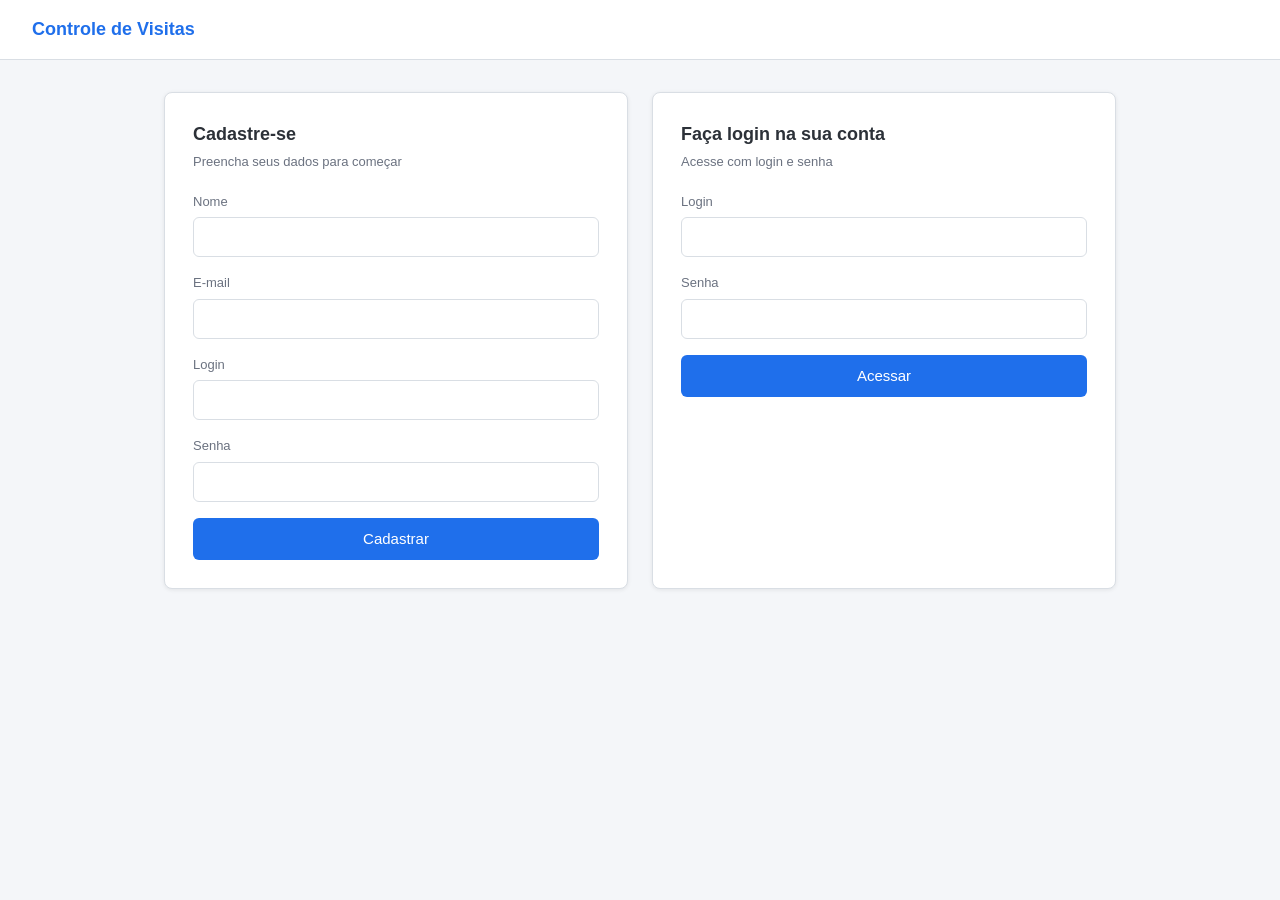
<file: src/main/resources/static/index.html>
<!DOCTYPE html>
<html lang="pt-br">
<head>
    <meta charset="UTF-8">
    <meta name="viewport" content="width=device-width, initial-scale=1.0">
    <title>Controle de Visitas - Acesso</title>
    <link rel="stylesheet" href="css/estilo.css">
</head>
<body>

    <header class="cabecalho">
        <span class="logo">Controle de Visitas</span>
        <nav></nav>
    </header>

    <main>
        <div class="grade-acesso">

            <!-- Cadastro -->
            <section class="cartao">
                <h2>Cadastre-se</h2>
                <p class="subtitulo">Preencha seus dados para começar</p>

                <div class="aviso" id="avisoCadastro"></div>

                <form id="formCadastro" novalidate>
                    <div class="campo" id="campoNome">
                        <label for="nome">Nome</label>
                        <input type="text" id="nome" name="nome">
                        <span class="mensagem-erro">Informe o nome.</span>
                    </div>

                    <div class="campo" id="campoEmail">
                        <label for="email">E-mail</label>
                        <input type="email" id="email" name="email">
                        <span class="mensagem-erro">Informe um e-mail válido.</span>
                    </div>

                    <div class="campo" id="campoLogin">
                        <label for="loginCad">Login</label>
                        <input type="text" id="loginCad" name="loginCad">
                        <span class="mensagem-erro">Informe o login.</span>
                    </div>

                    <div class="campo" id="campoSenha">
                        <label for="senhaCad">Senha</label>
                        <input type="password" id="senhaCad" name="senhaCad">
                        <span class="mensagem-erro">A senha deve ter ao menos 3 caracteres.</span>
                    </div>

                    <button type="submit" class="botao">Cadastrar</button>
                </form>
            </section>

            <!-- Login -->
            <section class="cartao">
                <h2>Faça login na sua conta</h2>
                <p class="subtitulo">Acesse com login e senha</p>

                <div class="aviso" id="avisoLogin"></div>

                <form id="formLogin" novalidate>
                    <div class="campo" id="campoLoginAcesso">
                        <label for="login">Login</label>
                        <input type="text" id="login" name="login">
                        <span class="mensagem-erro">Informe o login.</span>
                    </div>

                    <div class="campo" id="campoSenhaAcesso">
                        <label for="senha">Senha</label>
                        <input type="password" id="senha" name="senha">
                        <span class="mensagem-erro">Informe a senha.</span>
                    </div>

                    <button type="submit" class="botao">Acessar</button>
                </form>
            </section>

        </div>
    </main>

    <script src="js/acesso.js"></script>
</body>
</html>
</file>
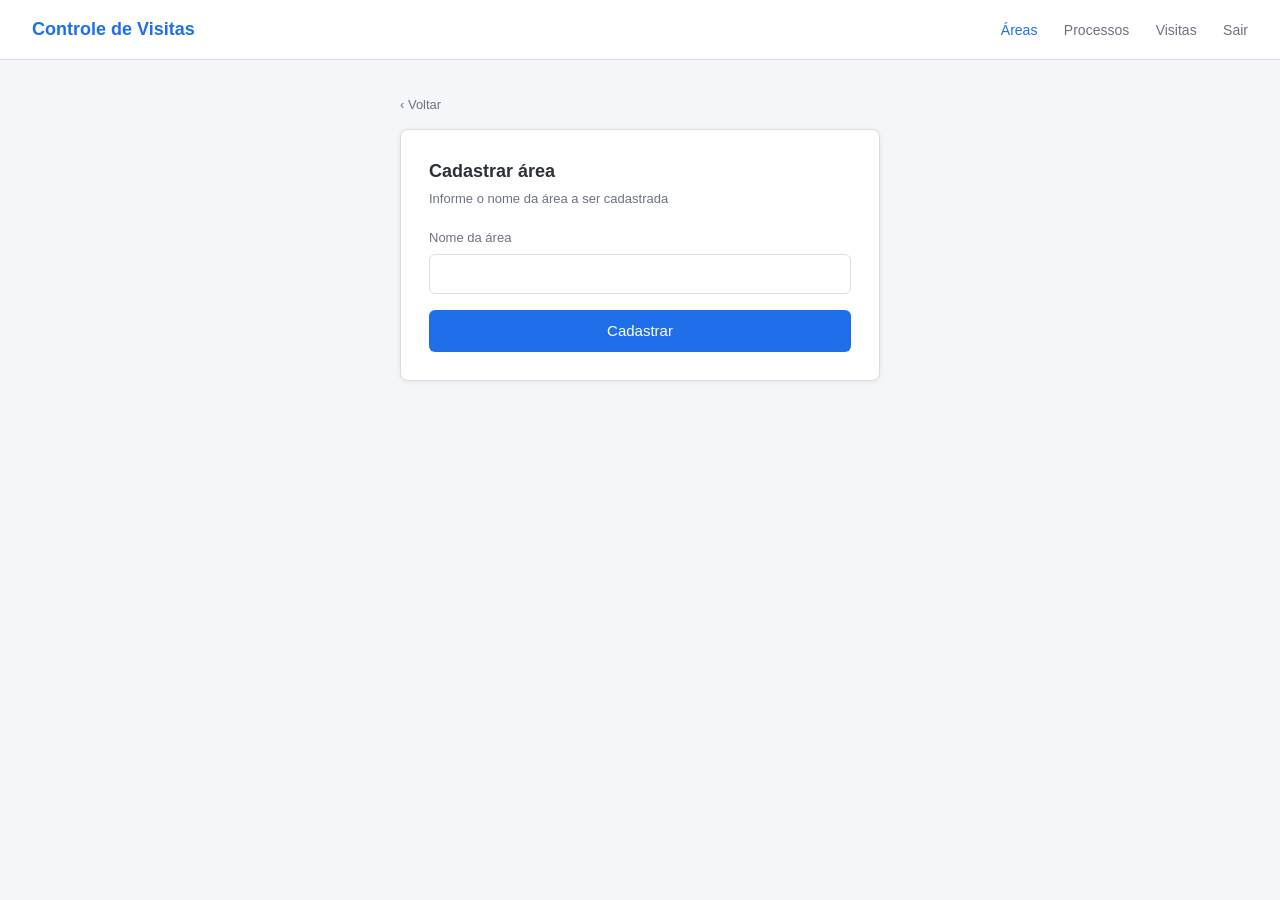
<file: src/main/resources/static/area.html>
<!DOCTYPE html>
<html lang="pt-br">
<head>
    <meta charset="UTF-8">
    <meta name="viewport" content="width=device-width, initial-scale=1.0">
    <title>Controle de Visitas - Cadastrar Área</title>
    <link rel="stylesheet" href="css/estilo.css">
</head>
<body>

    <header class="cabecalho">
        <span class="logo">Controle de Visitas</span>
        <nav>
            <a href="area.html" class="ativo">Áreas</a>
            <a href="processo.html">Processos</a>
            <a href="dashboard.html">Visitas</a>
            <a href="index.html">Sair</a>
        </nav>
    </header>

    <main>
        <div class="form-centralizado">
            <a href="dashboard.html" class="link-voltar">‹ Voltar</a>

            <div class="cartao">
                <h2>Cadastrar área</h2>
                <p class="subtitulo">Informe o nome da área a ser cadastrada</p>

                <div class="aviso" id="aviso"></div>

                <form id="formArea" novalidate>
                    <div class="campo" id="campoNomeArea">
                        <label for="nomeArea">Nome da área</label>
                        <input type="text" id="nomeArea" name="nomeArea">
                        <span class="mensagem-erro">Informe o nome da área.</span>
                    </div>

                    <button type="submit" class="botao">Cadastrar</button>
                </form>
            </div>
        </div>
    </main>

    <script>
        const CONFIG_FORM = {
        idForm: "formArea",
        idCampo: "campoNomeArea",
        idInput: "nomeArea",
        endpoint: "/areas",
        campoApi: "nomeArea",
        mensagemSucesso: "Área cadastrada com sucesso!"
    };
    </script>
    <script src="js/cadastro-simples.js"></script>
</body>
</html>
</file>
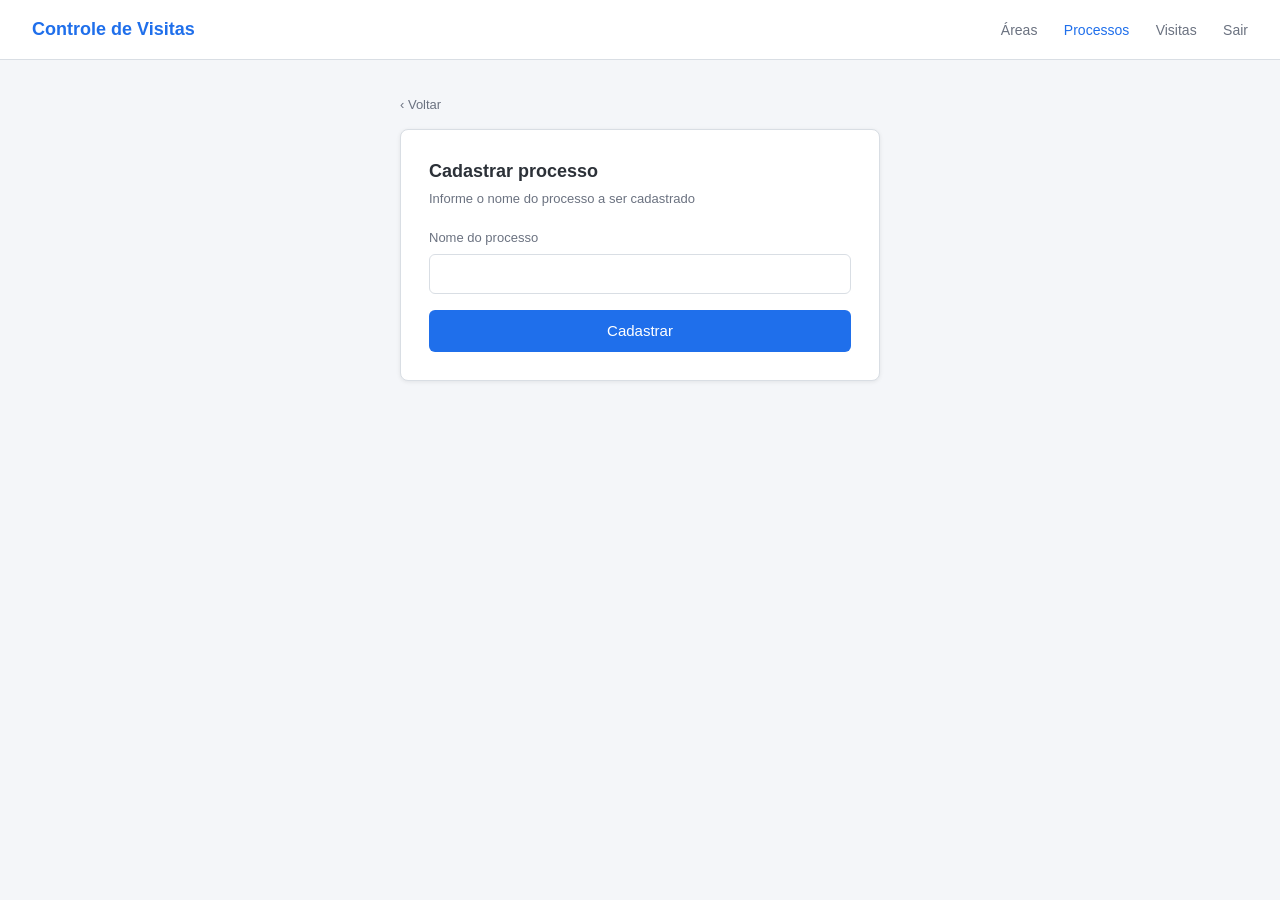
<file: src/main/resources/static/processo.html>
<!DOCTYPE html>
<html lang="pt-br">
<head>
    <meta charset="UTF-8">
    <meta name="viewport" content="width=device-width, initial-scale=1.0">
    <title>Controle de Visitas - Cadastrar Processo</title>
    <link rel="stylesheet" href="css/estilo.css">
</head>
<body>

    <header class="cabecalho">
        <span class="logo">Controle de Visitas</span>
        <nav>
            <a href="area.html">Áreas</a>
            <a href="processo.html" class="ativo">Processos</a>
            <a href="dashboard.html">Visitas</a>
            <a href="index.html">Sair</a>
        </nav>
    </header>

    <main>
        <div class="form-centralizado">
            <a href="dashboard.html" class="link-voltar">‹ Voltar</a>

            <div class="cartao">
                <h2>Cadastrar processo</h2>
                <p class="subtitulo">Informe o nome do processo a ser cadastrado</p>

                <div class="aviso" id="aviso"></div>

                <form id="formProcesso" novalidate>
                    <div class="campo" id="campoNomeProcesso">
                        <label for="nomeProcesso">Nome do processo</label>
                        <input type="text" id="nomeProcesso" name="nomeProcesso">
                        <span class="mensagem-erro">Informe o nome do processo.</span>
                    </div>

                    <button type="submit" class="botao">Cadastrar</button>
                </form>
            </div>
        </div>
    </main>

    <script>
        const CONFIG_FORM = {
        idForm: "formProcesso",
        idCampo: "campoNomeProcesso",
        idInput: "nomeProcesso",
        endpoint: "/processos",
        campoApi: "nomeProcesso",
        mensagemSucesso: "Processo cadastrado com sucesso!"
    };
    </script>
    <script src="js/cadastro-simples.js"></script>
</body>
</html>
</file>
<file: src/main/resources/static/css/estilo.css>
/* ==========================================================================
   Sistema de Controle de Visitas - Folha de estilo principal
   ========================================================================== */

* {
    margin: 0;
    padding: 0;
    box-sizing: border-box;
}

:root {
    --cor-primaria: #1f6feb;
    --cor-primaria-escura: #1a5fd0;
    --cor-fundo: #f4f6f9;
    --cor-branco: #ffffff;
    --cor-borda: #d9dee4;
    --cor-texto: #2c3138;
    --cor-texto-suave: #6b7280;
    --cor-erro: #c0392b;
    --cor-sucesso: #1e874b;
    --raio: 8px;
    --sombra: 0 1px 4px rgba(0, 0, 0, 0.08);
}

body {
    font-family: "Segoe UI", Arial, Helvetica, sans-serif;
    background-color: var(--cor-fundo);
    color: var(--cor-texto);
    line-height: 1.5;
}

/* ---------- Cabeçalho ---------- */
.cabecalho {
    background-color: var(--cor-branco);
    border-bottom: 1px solid var(--cor-borda);
    padding: 0 32px;
    height: 60px;
    display: flex;
    align-items: center;
    justify-content: space-between;
}

.cabecalho .logo {
    font-size: 18px;
    font-weight: 700;
    color: var(--cor-primaria);
}

.cabecalho nav a {
    margin-left: 22px;
    text-decoration: none;
    color: var(--cor-texto-suave);
    font-size: 14px;
    transition: color 0.15s;
}

.cabecalho nav a:hover,
.cabecalho nav a.ativo {
    color: var(--cor-primaria);
}

/* ---------- Área central ---------- */
main {
    max-width: 1000px;
    margin: 32px auto;
    padding: 0 24px;
}

/* ---------- Cartões / formulários ---------- */
.cartao {
    background-color: var(--cor-branco);
    border: 1px solid var(--cor-borda);
    border-radius: var(--raio);
    box-shadow: var(--sombra);
    padding: 28px;
}

.cartao h2 {
    font-size: 18px;
    margin-bottom: 4px;
}

.cartao .subtitulo {
    color: var(--cor-texto-suave);
    font-size: 13px;
    margin-bottom: 20px;
}

/* Layout de acesso (dois painéis lado a lado) */
.grade-acesso {
    display: grid;
    grid-template-columns: 1fr 1fr;
    gap: 24px;
}

.form-centralizado {
    max-width: 480px;
    margin: 0 auto;
}

/* ---------- Campos ---------- */
.campo {
    margin-bottom: 16px;
}

.campo label {
    display: block;
    font-size: 13px;
    color: var(--cor-texto-suave);
    margin-bottom: 6px;
}

.campo input,
.campo select {
    width: 100%;
    height: 40px;
    padding: 0 12px;
    border: 1px solid var(--cor-borda);
    border-radius: 6px;
    font-size: 14px;
    background-color: var(--cor-branco);
    color: var(--cor-texto);
    transition: border-color 0.15s;
}

.campo input:focus,
.campo select:focus {
    outline: none;
    border-color: var(--cor-primaria);
}

/* Mensagem de erro por campo */
.mensagem-erro {
    display: none;
    color: var(--cor-erro);
    font-size: 12px;
    margin-top: 4px;
}

.campo.invalido input,
.campo.invalido select {
    border-color: var(--cor-erro);
}

.campo.invalido .mensagem-erro {
    display: block;
}

/* ---------- Botões ---------- */
.botao {
    width: 100%;
    height: 42px;
    border: none;
    border-radius: 6px;
    background-color: var(--cor-primaria);
    color: var(--cor-branco);
    font-size: 15px;
    cursor: pointer;
    transition: background-color 0.15s;
}

.botao:hover {
    background-color: var(--cor-primaria-escura);
}

.botao-secundario {
    background-color: transparent;
    color: var(--cor-primaria);
    border: 1px solid var(--cor-primaria);
    width: auto;
    padding: 0 18px;
    height: 38px;
}

.botao-secundario:hover {
    background-color: #eef4ff;
}

.botao-excluir {
    background: none;
    border: none;
    color: var(--cor-erro);
    cursor: pointer;
    font-size: 13px;
}

.botao-excluir:hover {
    text-decoration: underline;
}

/* ---------- Barra de topo do conteúdo ---------- */
.barra-topo {
    display: flex;
    justify-content: space-between;
    align-items: center;
    margin-bottom: 16px;
}

.barra-topo h2 {
    font-size: 18px;
}

/* ---------- Tabela ---------- */
.tabela {
    width: 100%;
    background-color: var(--cor-branco);
    border: 1px solid var(--cor-borda);
    border-radius: var(--raio);
    border-collapse: collapse;
    overflow: hidden;
    box-shadow: var(--sombra);
}

.tabela th,
.tabela td {
    padding: 12px 16px;
    text-align: left;
    font-size: 14px;
    border-bottom: 1px solid var(--cor-borda);
}

.tabela th {
    background-color: #f7f9fb;
    color: var(--cor-texto-suave);
    font-weight: 600;
    font-size: 13px;
}

.tabela tbody tr:last-child td {
    border-bottom: none;
}

.tabela tbody tr:hover {
    background-color: #fafbfc;
}

/* ---------- Mensagem de sucesso (feedback) ---------- */
.aviso {
    display: none;
    padding: 10px 14px;
    border-radius: 6px;
    font-size: 14px;
    margin-bottom: 16px;
}

.aviso.sucesso {
    display: block;
    background-color: #e7f6ee;
    color: var(--cor-sucesso);
    border: 1px solid #b7e0c8;
}

/* ---------- Voltar ---------- */
.link-voltar {
    display: inline-block;
    margin-bottom: 14px;
    color: var(--cor-texto-suave);
    text-decoration: none;
    font-size: 13px;
}

.link-voltar:hover {
    color: var(--cor-primaria);
}

/* ---------- Responsivo ---------- */
@media (max-width: 720px) {
    .grade-acesso {
        grid-template-columns: 1fr;
    }
    .cabecalho {
        padding: 0 16px;
    }
}
</file>
